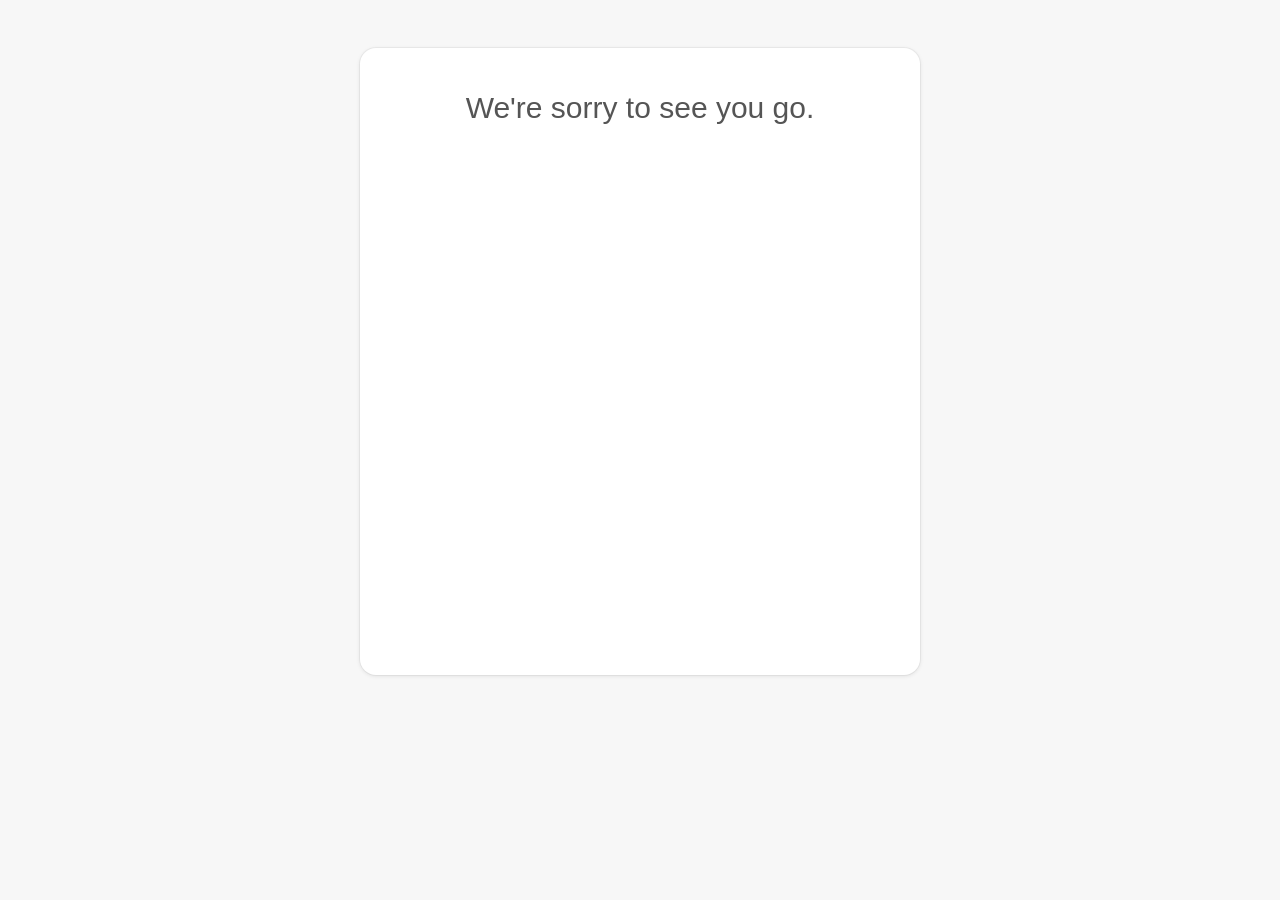
<file: tag-online-youtube/uninstall/index.html>
<!DOCTYPE html>
<html lang="en">
<head>
  <meta charset="UTF-8">
  <meta name="viewport" content="width=device-width, initial-scale=1.0">
  <title>Tag Online Youtube — We're sorry to see you go</title>
  <style>
    * { box-sizing: border-box; margin: 0; padding: 0; }

    body {
      font-family: -apple-system, BlinkMacSystemFont, "Segoe UI", Roboto,
                   "Helvetica Neue", Arial, sans-serif;
      background: #f7f7f7;
      min-height: 100vh;
      display: flex;
      align-items: flex-start;
      justify-content: center;
      padding: 48px 16px 48px;
    }

    .card {
      background: #ffffff;
      border-radius: 16px;
      box-shadow: 0 1px 4px rgba(0,0,0,.10), 0 0 0 1px rgba(0,0,0,.04);
      width: 100%;
      max-width: 560px;
      padding: 40px 40px 36px;
    }

    h1 {
      font-size: 30px;
      font-weight: 300;
      color: #555555;
      text-align: center;
      margin-bottom: 28px;
      line-height: 1.3;
    }

    .form-wrap {
      width: 100%;
    }

    .form-wrap iframe {
      width: 100%;
      height: 480px;
      border: none;
      border-radius: 8px;
    }
  </style>
</head>
<body>
  <div class="card">

    <h1>We're sorry to see you go.</h1>

    <div class="form-wrap">
      <iframe
        src="https://docs.google.com/forms/d/e/1FAIpQLSdNuYfBx-tu7qnKIL6Zmvbcjm9MZa8JeEibFKj9ZmmJ_Piofw/viewform?embedded=true"
        frameborder="0"
        marginheight="0"
        marginwidth="0"
        loading="lazy"
      >
        Loading form…
      </iframe>
    </div>

  </div>
</body>
</html>
</file>
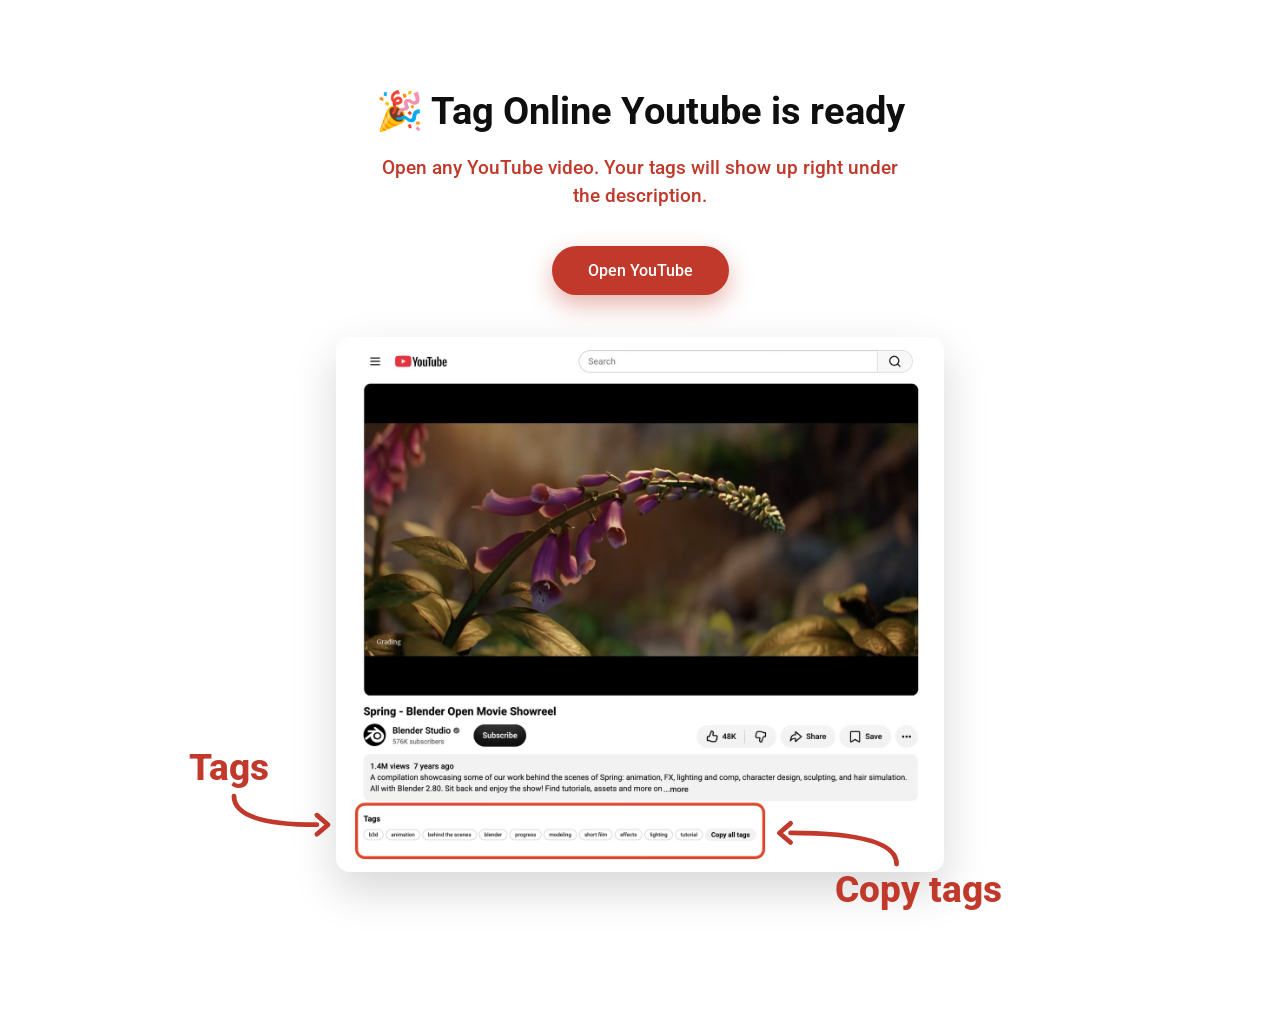
<file: tag-online-youtube/welcome/index.html>
<!DOCTYPE html>
<html lang="en">
<head>
<meta charset="UTF-8">
<meta name="viewport" content="width=device-width, initial-scale=1.0">
<title>You're all set — Tag Online Youtube</title>
<link rel="preconnect" href="https://fonts.googleapis.com">
<link rel="preconnect" href="https://fonts.gstatic.com" crossorigin>
<link href="https://fonts.googleapis.com/css2?family=Roboto:wght@400;500;700;900&display=swap" rel="stylesheet">
<style>
  :root {
    --accent: #C0392B;
    --accent-dark: #a3301f;
    --ink: #0f0f0f;
    --muted: #5f6368;
  }
  * { box-sizing: border-box; }
  html, body {
    margin: 0;
    padding: 0;
    background: #ffffff;
    color: var(--ink);
    font-family: 'Roboto', Arial, Helvetica, sans-serif;
  }
  .wrap {
    max-width: 760px;
    margin: 0 auto;
    padding: 88px 24px 0;
    text-align: center;
  }
  h1 {
    font-size: 38px;
    font-weight: 700;
    line-height: 1.25;
    margin: 0 0 18px;
  }
  p.instruction {
    font-size: 19px;
    font-weight: 500;
    color: var(--accent);
    line-height: 1.5;
    max-width: 520px;
    margin: 0 auto 35px;
  }
  a.cta {
    display: inline-block;
    background: var(--accent);
    color: #ffffff;
    text-decoration: none;
    font-size: 16px;
    font-weight: 500;
    padding: 15px 36px;
    border-radius: 999px;
    box-shadow: 0 10px 24px rgba(192, 57, 43, 0.38);
    transition: background 0.15s ease, box-shadow 0.15s ease;
  }
  a.cta:hover {
    background: var(--accent-dark);
    box-shadow: 0 12px 28px rgba(192, 57, 43, 0.46);
  }

  .annotated {
    display: flex;
    justify-content: center;
    margin: 42px auto 120px;
    padding-bottom: 40px;
  }
  .shot-inner {
    position: relative;
    width: 608px;
    flex: 0 0 auto;
  }
  .card {
    width: 100%;
    border-radius: 14px;
    overflow: hidden;
    background: #ffffff;
    box-shadow: 0 18px 45px rgba(0,0,0,0.16);
  }
  .card img { display: block; width: 100%; height: auto; }

  .label {
    position: absolute;
    font-size: 37px;
    font-weight: 800;
    color: var(--accent);
    white-space: nowrap;
    line-height: 1;
  }
  .tags-label { left: -147px; top: 412px; }
  .copy-label { left: 499px; top: 534px; }

  .arrow { position: absolute; overflow: visible; }
  .arrow-tags { left: -114px; top: 434px; width: 118px; height: 66px; }
  .arrow-copy { left: 431px; top: 484px; width: 142px; height: 55px; }

  @media (max-width: 1000px) {
    .label, .arrow { display: none; }
    .annotated { margin-bottom: 60px; padding-bottom: 0; }
  }
  @media (max-width: 640px) {
    .wrap { padding: 56px 18px 0; }
    h1 { font-size: 28px; }
    p.instruction { font-size: 17px; }
  }
</style>
</head>
<body>
  <div class="wrap">
    <h1>🎉 Tag Online Youtube is ready</h1>
    <p class="instruction">Open any YouTube video. Your tags will show up right under the description.</p>
    <a class="cta" href="https://youtu.be/R7TLwKwixZA?si=FC5QuN_dsYZXyCmL" target="_blank" rel="noopener">Open YouTube</a>
  </div>

  <div class="annotated">
    <div class="shot-inner">
      <div class="card">
        <img src="[data-uri]" alt="A YouTube video page with the Tags section highlighted, showing the tag list and the Copy all tags button">
      </div>

      <div class="label tags-label">Tags</div>
      <svg class="arrow arrow-tags" viewBox="0 0 148 82" xmlns="http://www.w3.org/2000/svg">
        <path d="M 15 31 Q 15 67, 119 67" fill="none" stroke="#C0392B" stroke-width="6" stroke-linecap="round"/>
        <polyline points="119,55 133,67 119,79" fill="none" stroke="#C0392B" stroke-width="6" stroke-linecap="round" stroke-linejoin="round"/>
      </svg>

      <div class="label copy-label">Copy tags</div>
      <svg class="arrow arrow-copy" viewBox="0 0 177 69" xmlns="http://www.w3.org/2000/svg">
        <path d="M 162 54 Q 162 15, 29 15" fill="none" stroke="#C0392B" stroke-width="6" stroke-linecap="round"/>
        <polyline points="29,3 15,15 29,27" fill="none" stroke="#C0392B" stroke-width="6" stroke-linecap="round" stroke-linejoin="round"/>
      </svg>
    </div>
  </div>
</body>
</html>
</file>
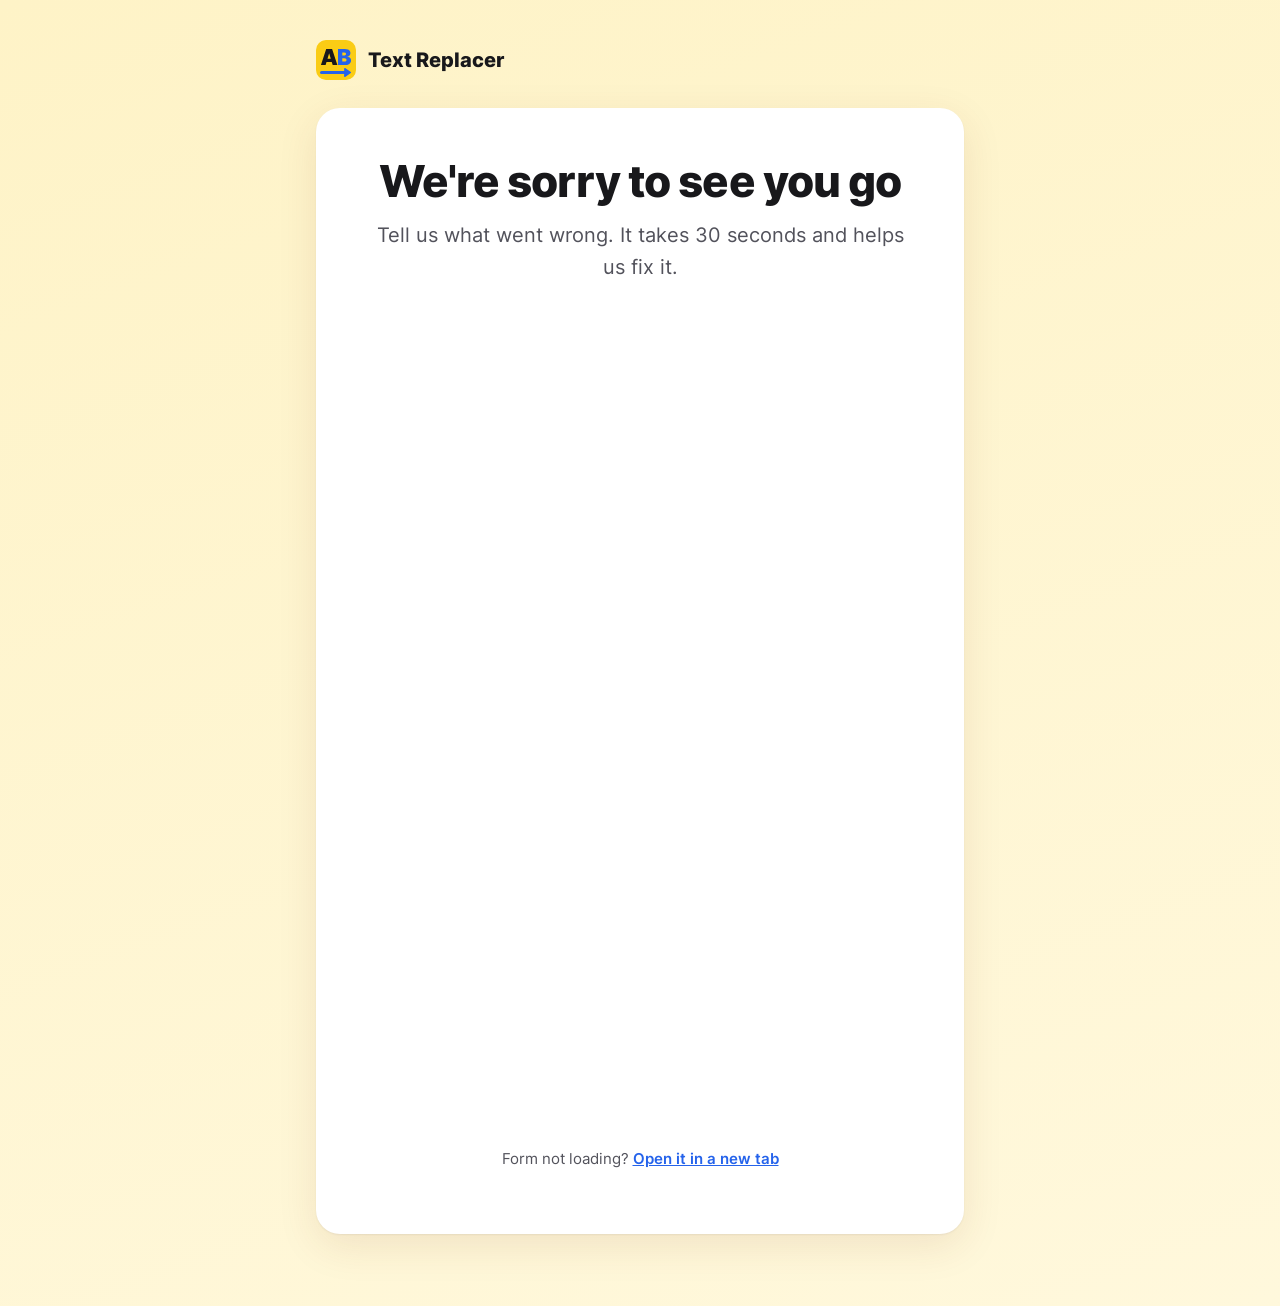
<file: text-replacer/uninstall/index.html>
<!doctype html>
<html lang="en">
<head>
  <meta charset="utf-8">
  <meta name="viewport" content="width=device-width, initial-scale=1">
  <link rel="icon" type="image/svg+xml" href="../welcome/img/favicon.svg?v=2">
  <link rel="icon" type="image/png" sizes="32x32" href="../welcome/img/favicon-32.png?v=2">
  <link rel="icon" type="image/png" sizes="16x16" href="../welcome/img/favicon-16.png?v=2">
  <link rel="icon" href="../welcome/favicon.ico?v=2" sizes="any">
  <link rel="apple-touch-icon" href="../welcome/img/apple-touch-icon.png?v=2">
  <title>Text Replacer — We're sorry to see you go</title>
  <meta name="robots" content="noindex">
  <link rel="stylesheet" href="../welcome/style.css">
  <style>
    .mode { display: block; }
    .center { text-align: center; }
    .form-wrap { margin-top: 28px; }
    .form-wrap iframe { display: block; width: 100%; height: 820px; border: 0; border-radius: 12px; }
    .fallback { margin-top: 16px; font-size: 15px; color: var(--muted); text-align: center; }
    .fallback a { color: var(--blue); font-weight: 600; }
  </style>
</head>
<body>
  <main class="page" style="max-width:680px">
    <header class="brand">
      <img src="../welcome/img/logo.svg?v=2" width="40" height="40" alt="">
      <span>Text Replacer</span>
    </header>

    <section class="mode" aria-labelledby="bye-title">
      <h1 id="bye-title" class="center">We're sorry to see you go</h1>
      <p class="lead center">Tell us what went wrong. It takes 30 seconds and helps us fix it.</p>

      <div class="form-wrap">
        <iframe id="form" src="https://docs.google.com/forms/d/e/1FAIpQLSdMnGOQ4XMeZgHzXnmK8a_OcYeuen-m_5wZ3N6EGqKhI9GPtw/viewform?embedded=true" loading="lazy" title="Feedback form">Loading form…</iframe>
      </div>
      <p class="fallback">Form not loading? <a id="form-link" href="https://docs.google.com/forms/d/e/1FAIpQLSdMnGOQ4XMeZgHzXnmK8a_OcYeuen-m_5wZ3N6EGqKhI9GPtw/viewform" target="_blank" rel="noopener">Open it in a new tab</a></p>
    </section>
  </main>
</body>
</html>
</file>
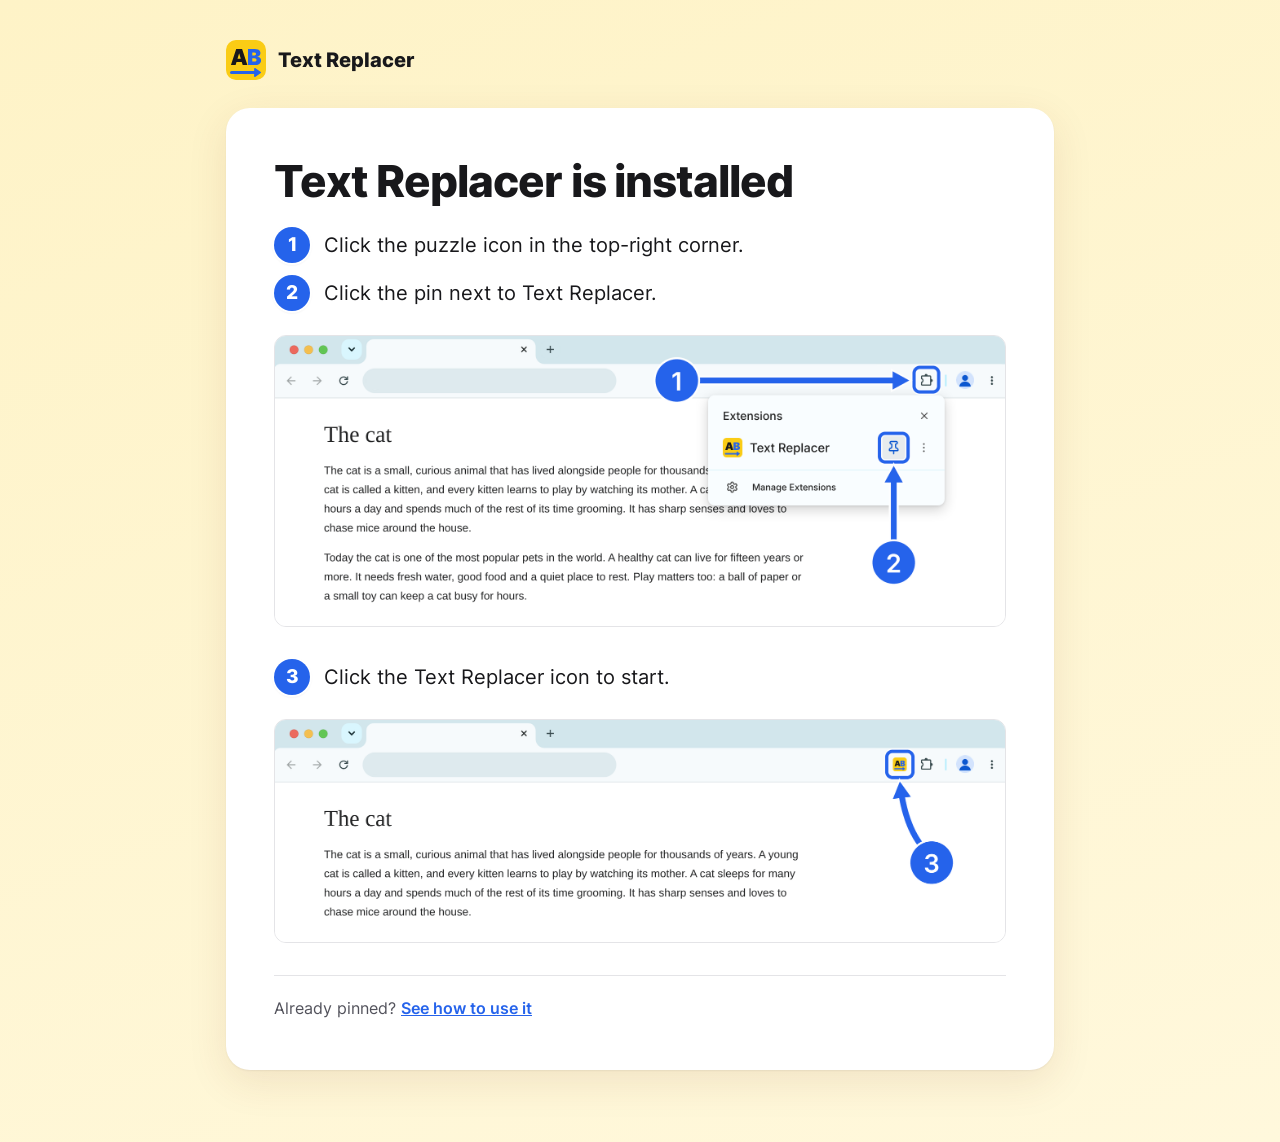
<file: text-replacer/welcome/index.html>
<!doctype html>
<html lang="en">
<head>
  <meta charset="utf-8">
  <meta name="viewport" content="width=device-width, initial-scale=1">
  <link rel="icon" type="image/svg+xml" href="img/favicon.svg?v=2">
  <link rel="icon" type="image/png" sizes="32x32" href="img/favicon-32.png?v=2">
  <link rel="icon" type="image/png" sizes="16x16" href="img/favicon-16.png?v=2">
  <link rel="icon" href="favicon.ico?v=2" sizes="any">
  <link rel="apple-touch-icon" href="img/apple-touch-icon.png?v=2">
  <title>Welcome to Text Replacer</title>
  <meta name="description" content="Text Replacer is installed. Pin it to your toolbar and start replacing text on any website.">
  <meta name="robots" content="noindex">
  <link rel="stylesheet" href="style.css">
  <script defer src="https://cloud.umami.is/script.js" data-website-id="d1d68942-6598-437d-89d9-f1ab8cca2a70"></script>
</head>
<!-- Default is "pin": without JS the user still gets the pin guide. -->
<body data-mode="pin">
  <main class="page">
    <header class="brand">
      <img src="img/logo.svg?v=2" width="40" height="40" alt="">
      <span>Text Replacer</span>
    </header>

    <!-- Mode 1: the extension is hidden in the puzzle menu -->
    <section class="mode mode-pin" aria-labelledby="pin-title">
      <h1 id="pin-title">Text Replacer is installed</h1>
      <ul class="marks">
        <li><span class="num">1</span>Click the puzzle icon in the top-right corner.</li>
        <li><span class="num">2</span>Click the pin next to Text Replacer.</li>
      </ul>
      <img class="shot" src="img/pin-steps.png?v=2" alt="The puzzle icon (1) opens the Extensions menu. The pin (2) next to Text Replacer keeps it on the toolbar.">
      <ul class="marks">
        <li><span class="num">3</span>Click the Text Replacer icon to start.</li>
      </ul>
      <img class="shot" src="img/open-extension.png?v=2" alt="The Text Replacer icon (3) on the Chrome toolbar.">
      <p class="switch">Already pinned?
        <a href="#usage" data-switch="usage">See how to use it</a></p>
    </section>

    <!-- Mode 2: the extension is already on the toolbar -->
    <section class="mode mode-usage" aria-labelledby="usage-title">
      <h1 id="usage-title">Text Replacer is ready</h1>
      <p class="lead">Click the icon to open it. The badge counts replaced words.</p>
      <img class="shot" src="img/toolbar-click.png?v=2" alt="The Text Replacer icon on the Chrome toolbar with the badge 10.">

      <div class="step">
        <h2><span class="num">1</span>Replace words on any site</h2>
        <p>Enter a word and its replacement, then click <b>Add pair</b>.</p>
        <img class="shot" src="img/page-replaced.png?v=2" alt="A page where cat is replaced with dog. The popup lists three pairs.">
      </div>
      <div class="step">
        <h2><span class="num">2</span>Use the right-click menu</h2>
        <p>Select a word, right-click it and choose <b>Replace "…"</b>.</p>
        <img class="shot" src="img/right-click.png?v=2" alt="The right-click menu with the Replace &quot;cat&quot; item.">
      </div>
      <div class="step">
        <h2><span class="num">3</span>Pause, sync and back up</h2>
        <p>Use the top switch to pause it on this site. Sync and export your pairs in Settings.</p>
        <img class="shot" src="img/settings.png?v=2" alt="Text Replacer Settings: pause switch, sync, export and import.">
      </div>
      <p class="switch">No icon on your toolbar?
        <a href="#pin" data-switch="pin">Show how to pin it</a></p>
    </section>
  </main>
  <script src="app.js"></script>
</body>
</html>
</file>
<file: text-replacer/welcome/style.css>
html { background: #FFF8DC; }
@font-face { font-family: "Inter"; font-weight: 400; font-display: swap; src: url("fonts/inter-latin-400-normal.woff2") format("woff2"); }
@font-face { font-family: "Inter"; font-weight: 600; font-display: swap; src: url("fonts/inter-latin-600-normal.woff2") format("woff2"); }
@font-face { font-family: "Inter"; font-weight: 800; font-display: swap; src: url("fonts/inter-latin-800-normal.woff2") format("woff2"); }

:root {
  --bg: #FFF8DC;
  --card: #FFFFFF;
  --ink: #18181B;
  --muted: #52525B;
  --blue: #2563EB;
  --line: #E4E4E7;
}

* { box-sizing: border-box; }
html { -webkit-text-size-adjust: 100%; }
body {
  margin: 0;
  background: linear-gradient(160deg, #FEF3C7 0%, var(--bg) 100%);
  min-height: 100vh;
  color: var(--ink);
  font: 400 18px/1.6 Inter, system-ui, -apple-system, "Segoe UI", Roboto, Arial, sans-serif;
}

.page {
  max-width: 860px;
  margin: 0 auto;
  padding: 40px 16px 72px;
}

.brand {
  display: flex;
  align-items: center;
  gap: 12px;
  font-weight: 800;
  font-size: 20px;
  margin-bottom: 28px;
}
.brand img { border-radius: 10px; }

/* Only the section that matches body[data-mode] is shown. */
.mode { display: none; }
body[data-mode="pin"] .mode-pin,
body[data-mode="usage"] .mode-usage { display: block; }

.mode {
  background: var(--card);
  border-radius: 24px;
  padding: clamp(24px, 5vw, 48px);
  box-shadow: 0 1px 2px rgba(24, 24, 27, .06), 0 12px 40px rgba(120, 53, 15, .10);
}

h1 {
  margin: 0;
  font-weight: 800;
  font-size: clamp(30px, 5vw, 44px);
  line-height: 1.15;
  letter-spacing: -0.02em;
}
.lead { margin: 12px 0 0; font-size: 20px; color: var(--muted); }

.steps { margin: 28px 0 0; padding-left: 1.4em; }
.steps > li { margin: 0 0 28px; padding-left: 4px; }
.steps > li::marker { font-weight: 800; color: var(--blue); }
.steps p { margin: 0 0 12px; }
.steps-inline > li { margin-bottom: 8px; }

.shot {
  display: block;
  width: 100%;
  height: auto;
  border-radius: 16px;
  margin-top: 8px;
}
.mode-pin .shot { margin-top: 24px; }

.switch {
  margin: 32px 0 0;
  padding-top: 20px;
  border-top: 1px solid var(--line);
  color: var(--muted);
  font-size: 16px;
}
.switch a { color: var(--blue); font-weight: 600; }
a:focus-visible { outline: 2px solid var(--blue); outline-offset: 3px; border-radius: 4px; }

/* Structure as in the course example (Study Timer welcome page) */
.caption { margin: 10px 0 0; font-style: italic; color: var(--muted); font-size: 16px; }
.steps h2 { margin: 0 0 6px; font-weight: 800; font-size: 24px; line-height: 1.3; }
.steps > li { margin-bottom: 36px; }

/* Full browser window screenshots, as in the course example */
.shot { max-width: 100%; border: 1px solid var(--line); border-radius: 12px; }

/* Step markers in text: same blue circles as on the screenshots */
.num { display: inline-flex; align-items: center; justify-content: center; width: 1.5em; height: 1.5em; margin: 0 .15em; border-radius: 50%; background: var(--blue); color: #fff; font-weight: 700; font-size: .85em; line-height: 1; vertical-align: .05em; box-shadow: 0 0 0 2px #fff, 0 1px 3px rgba(0,0,0,.2); }

/* Pin steps as a list with the same blue markers as on the screenshots */
.marks { list-style: none; margin: 20px 0 16px; padding: 0; font-size: 20px; }
.marks li { display: flex; align-items: center; gap: 14px; margin: 0 0 12px; }
.marks .num { flex: none; width: 36px; height: 36px; margin: 0; font-size: 19px; vertical-align: 0; }
.mode-pin .shot + .marks { margin-top: 32px; }

.shot-next { margin-top: 16px; }

/* Usage steps: numbers in blue circles, same as the pin list */
.step { margin: 36px 0 0; }
.step h2 { display: flex; align-items: center; gap: 14px; margin: 0 0 6px; font-weight: 800; font-size: 24px; line-height: 1.3; }
.step h2 .num { flex: none; width: 36px; height: 36px; margin: 0; font-size: 19px; vertical-align: 0; }
.step p { margin: 0 0 14px 50px; }
</file>
